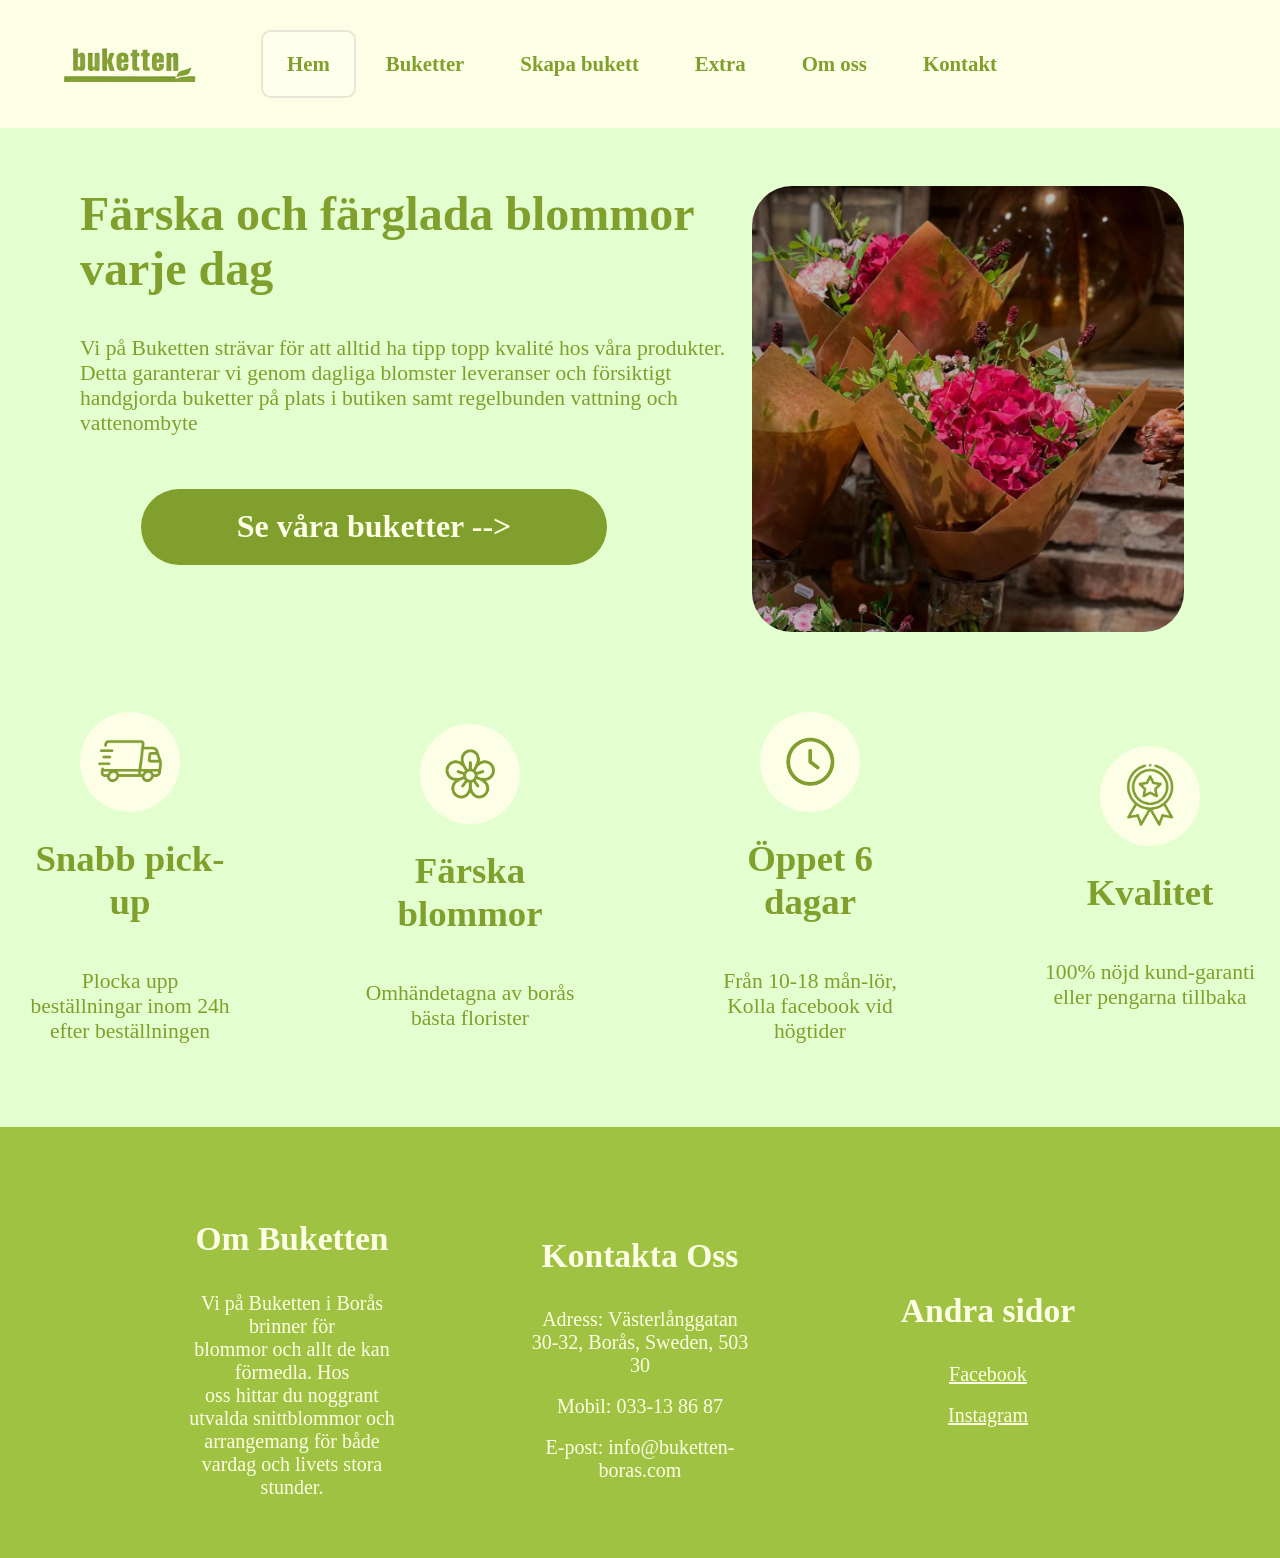
<file: index.html>
<!DOCTYPE html>
<html>
<head>
<link rel="stylesheet" href="mall.css">
<link rel="stylesheet" href="mall2.css" media="(max-width: 980px)">
</head>
<body>

<div class="topnav">
  <img src="logga.png" alt="logo" class="logo">

  <div class="nav-links">
  <a class="active" href="#hem">Hem</a>
  <a href="buketter.html">Buketter</a>
  <a href="Konstruktion.html">Skapa bukett</a>
  <a href="Konstruktion.html">Extra</a>
  <a href="Konstruktion.html">Om oss</a>
  <a href="Konstruktion.html">Kontakt</a>
  </div>
</div>

<br>

<div class="container">
<h2 class="vänstermargin"><img src="Huvudblommor.png" alt="blommor" class="rundadbild högermargin">Färska och färglada blommor varje dag</h2>
	<p class="vänstermargin">Vi på Buketten strävar för att alltid ha tipp topp kvalité hos våra produkter. Detta garanterar vi genom dagliga blomster leveranser och försiktigt handgjorda buketter på plats i butiken samt regelbunden vattning och vattenombyte </p>
	  <a href="buketter.html" class="buketterknapp vänstermargin">Se våra buketter --></a>
</div>

<br>
<br>
<br>


<div class="clear">
	<div class="sidatsida">
		<div class="ikonbox">
		  <span class="dot"><img src="Truckikon.png" alt="truck" class="detaljikoner"></span>
		  <h1>Snabb pick-up</h1>
		  <p>Plocka upp beställningar inom 24h efter beställningen</p>
		</div>
		<div class="ikonbox">
		  <span class="dot"><img src="Blommikon.png" alt="blomma" class="ikoner"></span>
		  <h1>Färska blommor</h1>
		  <p>Omhändetagna av borås bästa florister</p>
		</div>
		<div class="ikonbox">
		  <span class="dot"><img src="Klockikon.png" alt="tid" class="ikoner"> </span>
		  <h1>Öppet 6 dagar</h1>
		  <p>Från 10-18 mån-lör, Kolla facebook vid högtider</p>
		</div>
		<div class="ikonbox">
		  <span class="dot"><img src="Garantiikon.png" alt="garanti" class="detaljikoner"></span>
		  <h1>Kvalitet</h1>
		  <p>100% nöjd kund-garanti eller pengarna tillbaka</p>
		</div>
    </div>
</div>

<br>
<br>
<br>


<div class="footer">
<div class="sidatsida">
		<div class="ikonbox">
		  <h3>Om Buketten</h3>
		  <p2>Vi på Buketten i Borås brinner för </p2>
		  <p2>blommor och allt de kan förmedla. Hos</p2>
		  <p2>oss hittar du noggrant utvalda snittblommor och</p2>
		  <p2>arrangemang för både vardag och livets stora stunder.</p2>


		</div>
		<div class="ikonbox">
		  <h3>Kontakta Oss</h3>
		  <p2>Adress: Västerlånggatan 30-32, Borås, Sweden, 503 30</p2>
		  <br>
		  <p2>Mobil: 033-13 86 87</p2>
		  <br>
		  <p2>E-post: info@buketten-boras.com</p2>

		</div>
		<div class="ikonbox">
		  <h3>Andra sidor</h3>
		  <a href="https://www.facebook.com/bukettenboras/about_contact_and_basic_info?locale=sv_SE">Facebook</a>
		  <br>
		  <a href="https://www.instagram.com/bukettenboras/">Instagram</a>
		</div>
    </div></div>

</body></html>
</file>
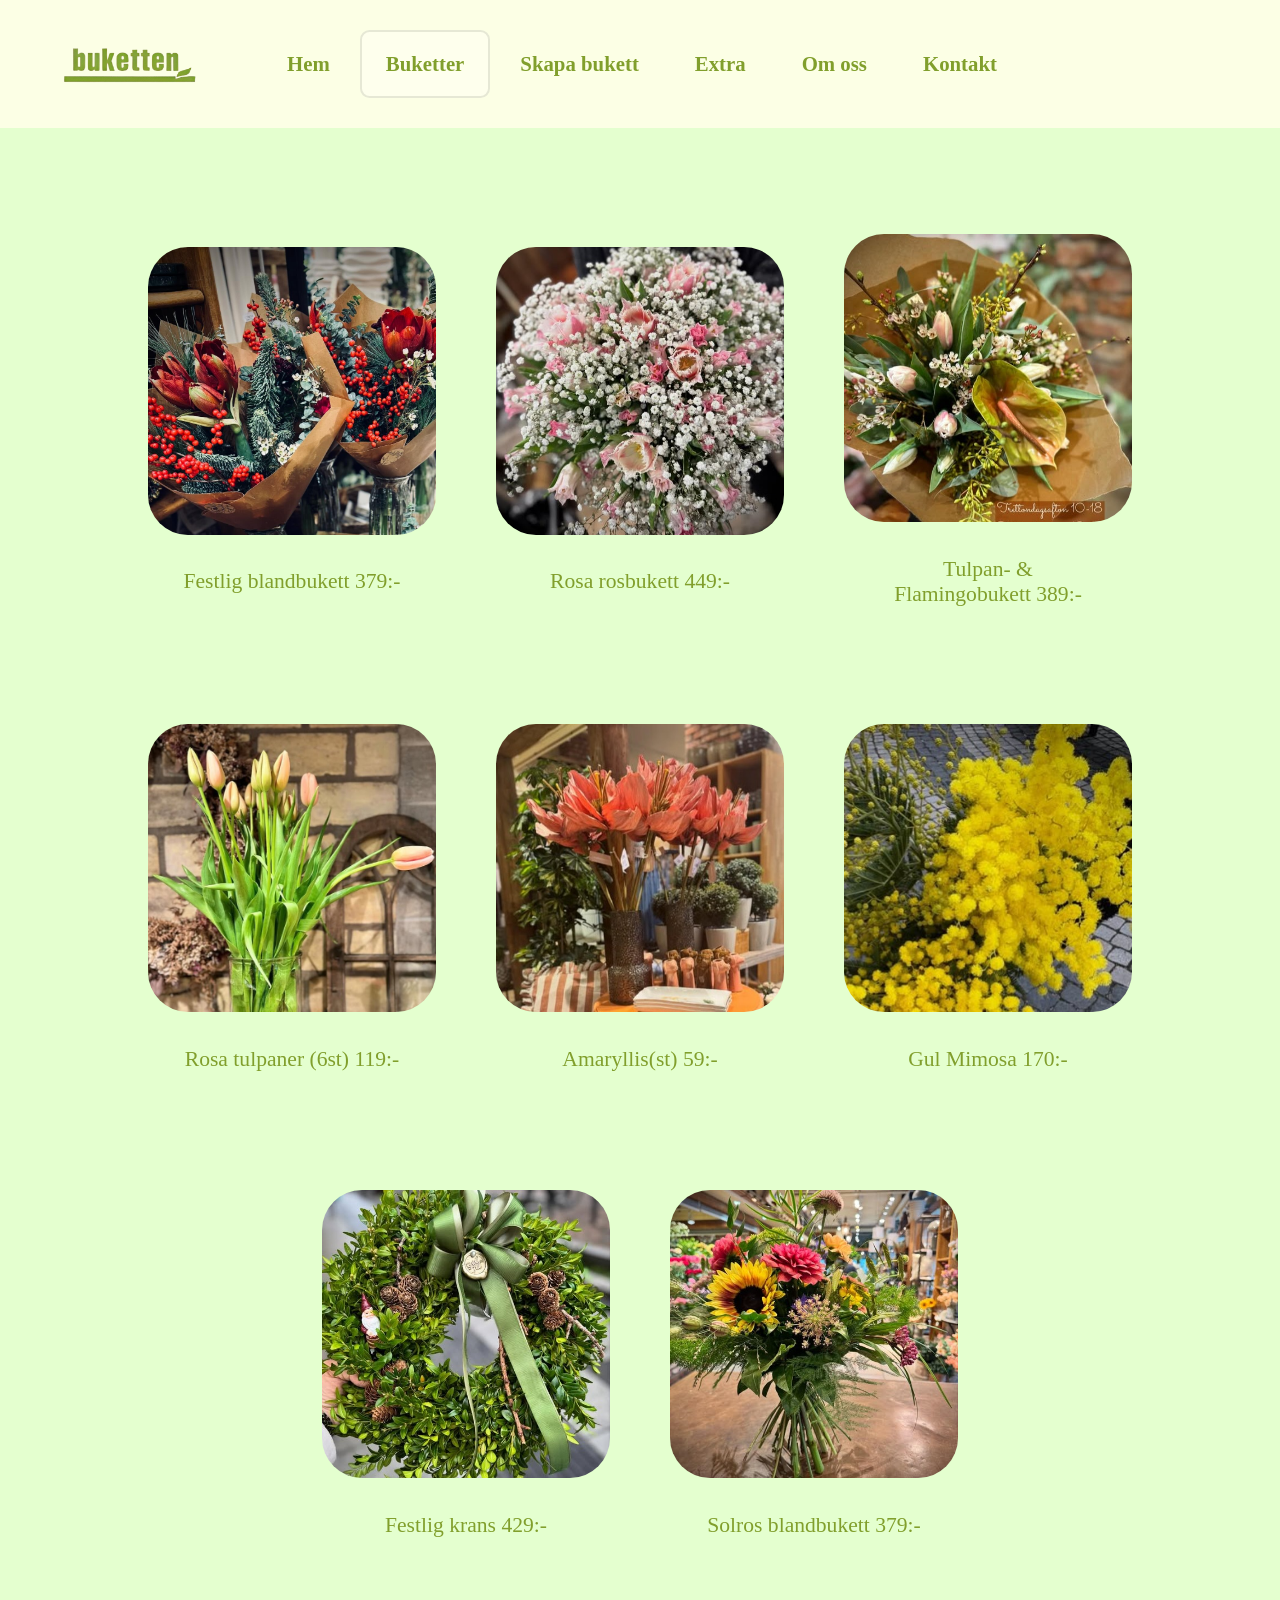
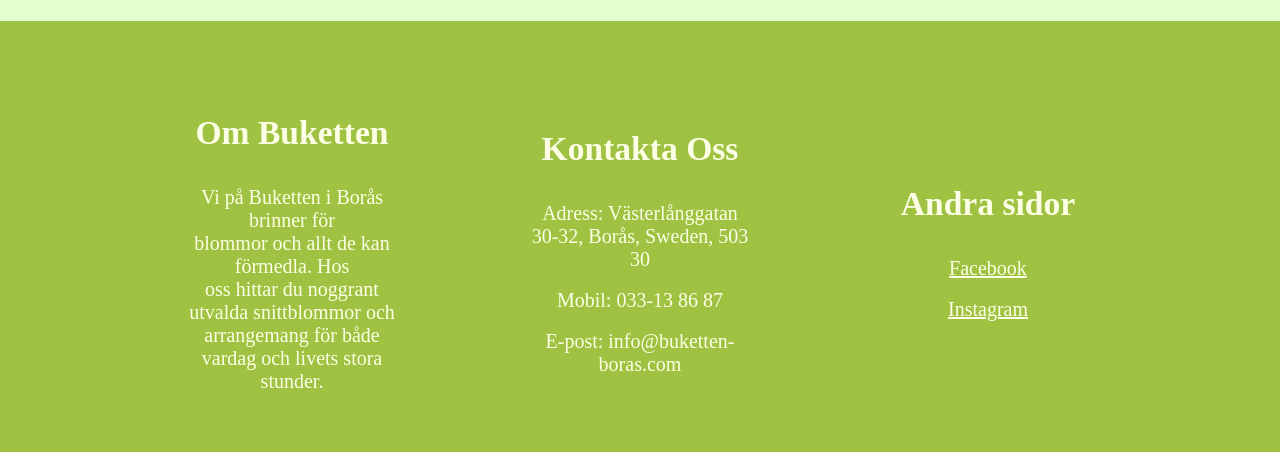
<file: buketter.html>
<html>
<head>
<link rel="stylesheet" href="mall.css">
<link rel="stylesheet" href="mall2.css" media="(max-width: 980px)">
</head>
<body>

<div class="topnav">
  <img src="logga.png" alt="logo" class="logo">

  <div class="nav-links">
  <a href="index.html">Hem</a>
  <a class="active" href="buketter.html">Buketter</a>
  <a href="Konstruktion.html">Skapa bukett</a>
  <a href="Konstruktion.html">Extra</a>
  <a href="Konstruktion.html">Om oss</a>
  <a href="Konstruktion.html">Kontakt</a>
  </div>
</div>

<br>

<div class="clear">
    <div class="sidatsidashop topmargin">
        <div class="ikonbox">
          <img src="Bukett1.jpg" alt="truck" class="rundadbild sammastorlek">
          <p>Festlig blandbukett 379:-</p>

        </div>
        <div class="ikonbox">
          <img src="Bukett2.jpg" alt="blomma" class="rundadbild sammastorlek">
          <p>Rosa rosbukett 449:-</p>
        </div>
        <div class="ikonbox">
          <img src="Bukett3.jpg" alt="tid" class="rundadbild sammastorlek">
          <p>Tulpan- & Flamingobukett 389:-</p>
        </div>

    </div>
</div>

<div class="clear">
    <div class="sidatsidashop topmargin">
        <div class="ikonbox">
          <img src="Bukett5.jpg" alt="truck" class="rundadbild sammastorlek">
          <p>Rosa tulpaner (6st) 119:-</p>
        </div>
        <div class="ikonbox">
          <img src="Bukett6.jpg" alt="blomma" class="rundadbild sammastorlek">
          <p>Amaryllis(st) 59:- </p>
        </div>
        <div class="ikonbox">
          <img src="Bukett7.jpg" alt="tid" class="rundadbild sammastorlek">
          <p>Gul Mimosa 170:-</p>
        </div>

    </div>
</div>

<div class="clear">
    <div class="sidatsidashop topmargin">
        <div class="ikonbox">
          <img src="Bukett8.jpg" alt="garanti" class="rundadbild sammastorlek">
          <p>Festlig krans 429:-</p>
        </div>
		<div class="ikonbox">
          <img src="Bukett4.jpg" alt="garanti" class="rundadbild sammastorlek">
          <p>Solros blandbukett 379:-</p>
        </div>
    </div>
</div>
<br>
<br>
<br>

<div class="footer">
<div class="sidatsida">
		<div class="ikonbox">
		  <h3>Om Buketten</h3>
		  <p2>Vi på Buketten i Borås brinner för </p2>
		  <p2>blommor och allt de kan förmedla. Hos</p2>
		  <p2>oss hittar du noggrant utvalda snittblommor och</p2>
		  <p2>arrangemang för både vardag och livets stora stunder.</p2>


		</div>
		<div class="ikonbox">
		  <h3>Kontakta Oss</h3>
		  <p2>Adress: Västerlånggatan 30-32, Borås, Sweden, 503 30</p2>
		  <br>
		  <p2>Mobil: 033-13 86 87</p2>
		  <br>
		  <p2>E-post: info@buketten-boras.com</p2>

		</div>
		<div class="ikonbox">
		  <h3>Andra sidor</h3>
		  <a href="https://www.facebook.com/bukettenboras/about_contact_and_basic_info?locale=sv_SE">Facebook</a>
		  <br>
		  <a href="https://www.instagram.com/bukettenboras/">Instagram</a>
		</div>
    </div></div>


</body></html>
</file>
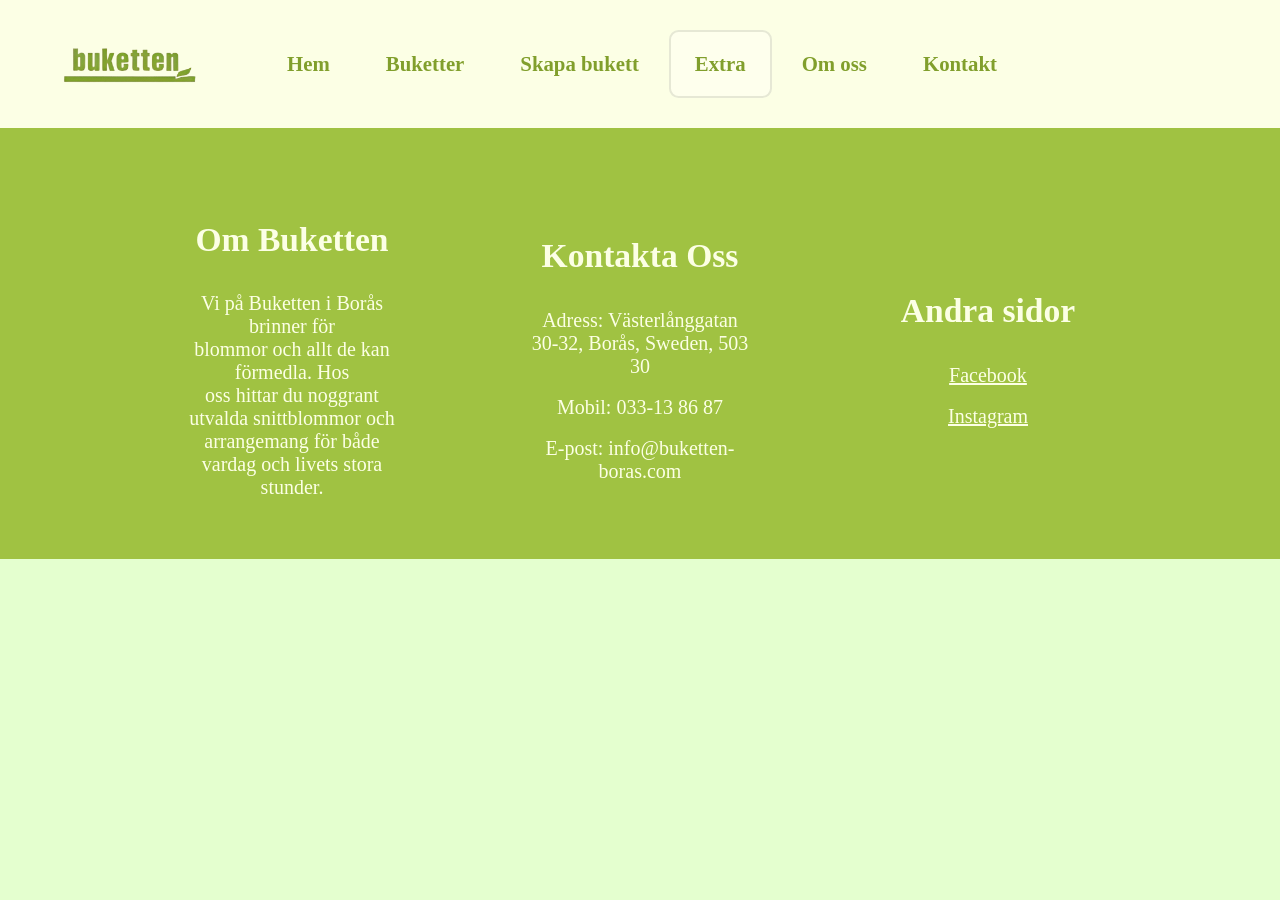
<file: extra.html>
<html>
<body>
<head>
<link rel="stylesheet" href="mall.css">

<div class="topnav">
  <img src="logga.png" alt="logo" class="logo">

  <div class="nav-links">
  <a href="index.html">Hem</a>
  <a href="buketter.html">Buketter</a>
  <a href="Konstruktion.html">Skapa bukett</a>
  <a class="active" href="Konstruktion.html">Extra</a>
  <a href="Konstruktion.html">Om oss</a>
  <a href="Konstruktion.html">Kontakt</a>
  </div>
</div>


<div class="footer">
<div class="sidatsida">
		<div class="ikonbox">
		  <h3>Om Buketten</h3>
		  <p2>Vi på Buketten i Borås brinner för </p2>
		  <p2>blommor och allt de kan förmedla. Hos</p2>
		  <p2>oss hittar du noggrant utvalda snittblommor och</p2>
		  <p2>arrangemang för både vardag och livets stora stunder.</p2>


		</div>
		<div class="ikonbox">
		  <h3>Kontakta Oss</h3>
		  <p2>Adress: Västerlånggatan 30-32, Borås, Sweden, 503 30</p2>
		  <br>
		  <p2>Mobil: 033-13 86 87</p2>
		  <br>
		  <p2>E-post: info@buketten-boras.com</p2>

		</div>
		<div class="ikonbox">
		  <h3>Andra sidor</h3>
		  <a href="https://www.facebook.com/bukettenboras/about_contact_and_basic_info?locale=sv_SE">Facebook</a>
		  <br>
		  <a href="https://www.instagram.com/bukettenboras/">Instagram</a>
		</div>
    </div></div>

</body></head></html>
</file>
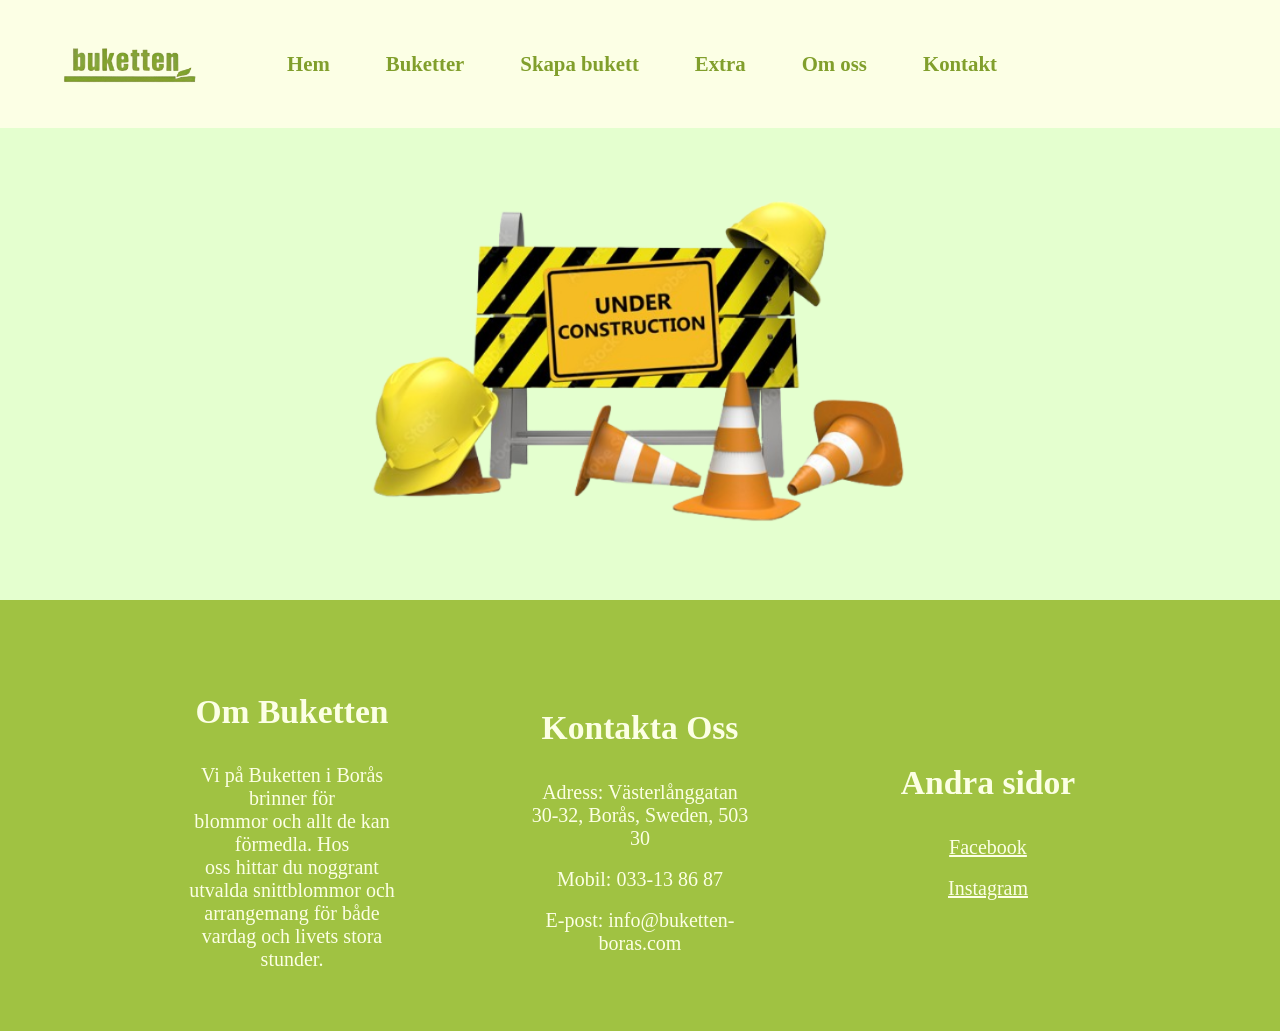
<file: Konstruktion.html>
<html>
<head>
<link rel="stylesheet" href="mall.css">
<link rel="stylesheet" href="mall2.css" media="(max-width: 980px)">
</head>
<body>

<div class="topnav">
  <img src="logga.png" alt="logo" class="logo">

  <div class="nav-links">
  <a href="index.html">Hem</a>
  <a href="buketter.html">Buketter</a>
  <a href="Konstruktion.html">Skapa bukett</a>
  <a href="Konstruktion.html">Extra</a>
  <a href="Konstruktion.html">Om oss</a>
  <a href="Konstruktion.html">Kontakt</a>
  </div>
</div>

<br>
<br>





  <img src="konstruktion.png" alt="Konstruktion" class="konstruktion">



<br>
<br>


<div class="footer">
<div class="sidatsida">
		<div class="ikonbox">
		  <h3>Om Buketten</h3>
		  <p2>Vi på Buketten i Borås brinner för </p2>
		  <p2>blommor och allt de kan förmedla. Hos</p2>
		  <p2>oss hittar du noggrant utvalda snittblommor och</p2>
		  <p2>arrangemang för både vardag och livets stora stunder.</p2>


		</div>
		<div class="ikonbox">
		  <h3>Kontakta Oss</h3>
		  <p2>Adress: Västerlånggatan 30-32, Borås, Sweden, 503 30</p2>
		  <br>
		  <p2>Mobil: 033-13 86 87</p2>
		  <br>
		  <p2>E-post: info@buketten-boras.com</p2>

		</div>
		<div class="ikonbox">
		  <h3>Andra sidor</h3>
		  <a href="https://www.facebook.com/bukettenboras/about_contact_and_basic_info?locale=sv_SE">Facebook</a>
		  <br>
		  <a href="https://www.instagram.com/bukettenboras/">Instagram</a>
		</div>
    </div></div>


</body></html>
</file>
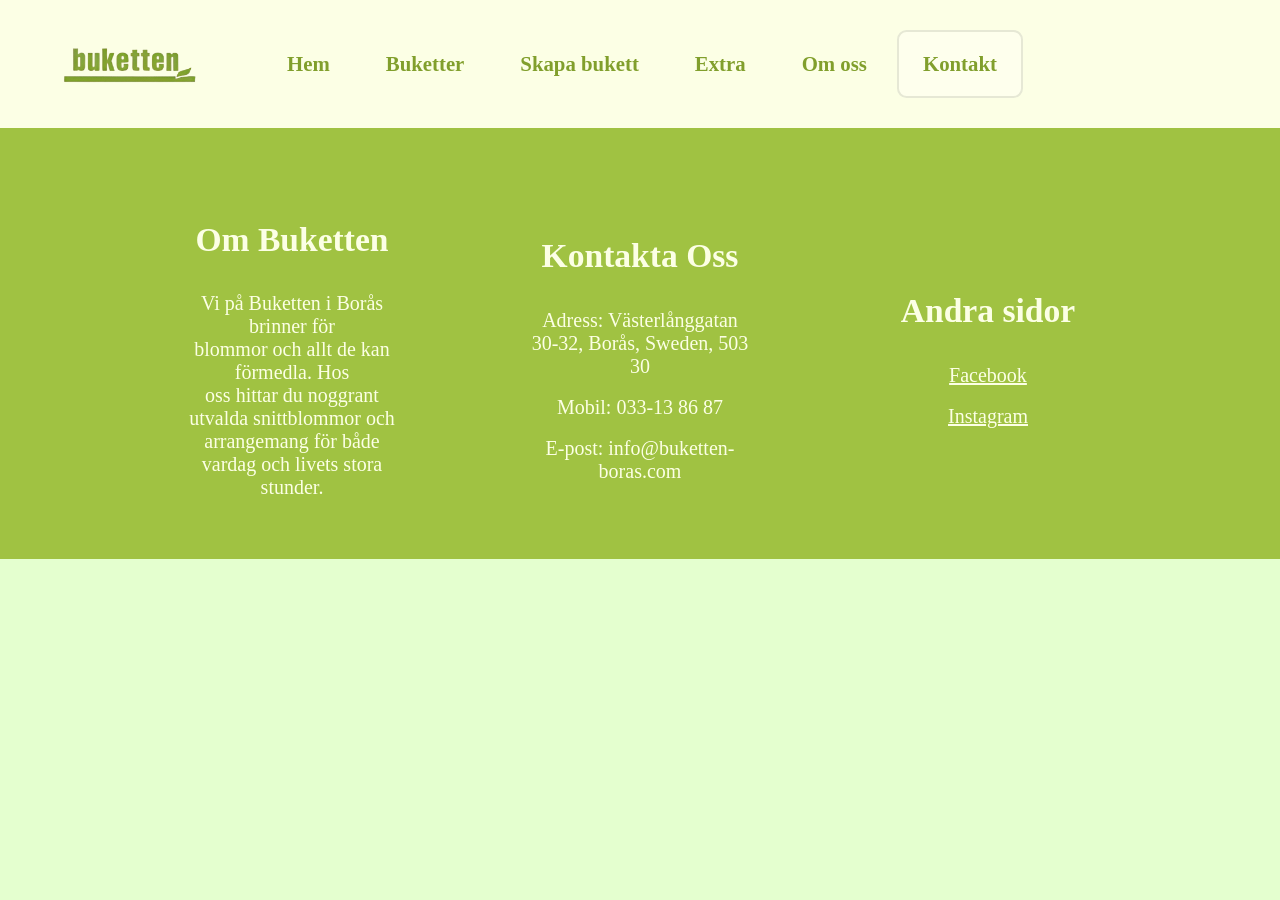
<file: kontakt.html>
<html>
<body>
<head>
<link rel="stylesheet" href="mall.css">

<div class="topnav">
  <img src="logga.png" alt="logo" class="logo">

  <div class="nav-links">
  <a href="index.html">Hem</a>
  <a href="buketter.html">Buketter</a>
  <a href="Konstruktion.html">Skapa bukett</a>
  <a href="Konstruktion.html">Extra</a>
  <a href="Konstruktion.html">Om oss</a>
  <a class="active" href="Konstruktion.html">Kontakt</a>
  </div>
</div>


<div class="footer">
<div class="sidatsida">
		<div class="ikonbox">
		  <h3>Om Buketten</h3>
		  <p2>Vi på Buketten i Borås brinner för </p2>
		  <p2>blommor och allt de kan förmedla. Hos</p2>
		  <p2>oss hittar du noggrant utvalda snittblommor och</p2>
		  <p2>arrangemang för både vardag och livets stora stunder.</p2>


		</div>
		<div class="ikonbox">
		  <h3>Kontakta Oss</h3>
		  <p2>Adress: Västerlånggatan 30-32, Borås, Sweden, 503 30</p2>
		  <br>
		  <p2>Mobil: 033-13 86 87</p2>
		  <br>
		  <p2>E-post: info@buketten-boras.com</p2>

		</div>
		<div class="ikonbox">
		  <h3>Andra sidor</h3>
		  <a href="https://www.facebook.com/bukettenboras/about_contact_and_basic_info?locale=sv_SE">Facebook</a>
		  <br>
		  <a href="https://www.instagram.com/bukettenboras/">Instagram</a>
		</div>
    </div></div>

</body></head></html>
</file>
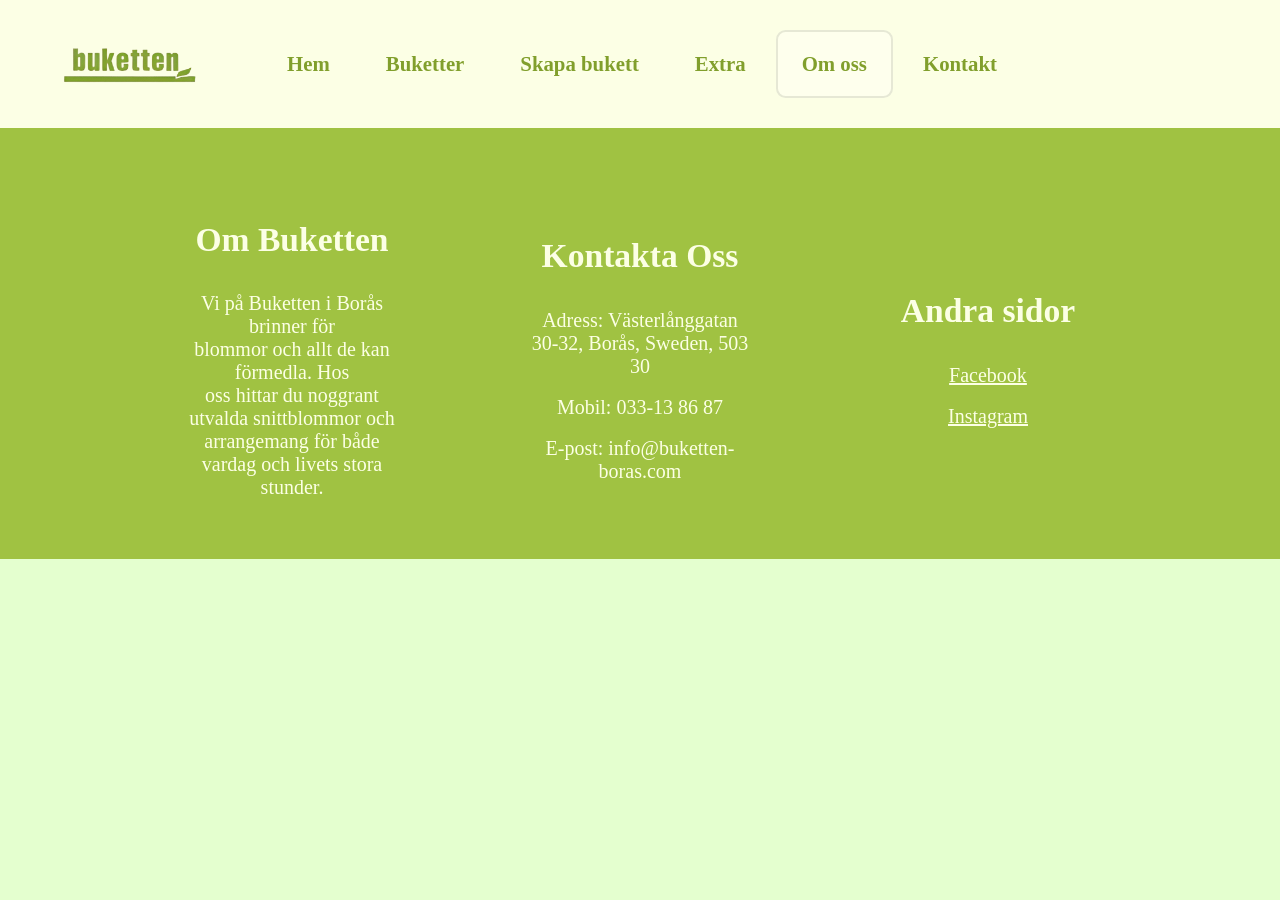
<file: omoss.html>
<html>
<body>
<head>
<link rel="stylesheet" href="mall.css">

<div class="topnav">
  <img src="logga.png" alt="logo" class="logo">

  <div class="nav-links">
  <a href="index.html">Hem</a>
  <a href="buketter.html">Buketter</a>
  <a href="Konstruktion.html">Skapa bukett</a>
  <a href="Konstruktion.html">Extra</a>
  <a class="active" href="Konstruktion.html">Om oss</a>
  <a href="Konstruktion.html">Kontakt</a>
  </div>
</div>


<div class="footer">
<div class="sidatsida">
		<div class="ikonbox">
		  <h3>Om Buketten</h3>
		  <p2>Vi på Buketten i Borås brinner för </p2>
		  <p2>blommor och allt de kan förmedla. Hos</p2>
		  <p2>oss hittar du noggrant utvalda snittblommor och</p2>
		  <p2>arrangemang för både vardag och livets stora stunder.</p2>


		</div>
		<div class="ikonbox">
		  <h3>Kontakta Oss</h3>
		  <p2>Adress: Västerlånggatan 30-32, Borås, Sweden, 503 30</p2>
		  <br>
		  <p2>Mobil: 033-13 86 87</p2>
		  <br>
		  <p2>E-post: info@buketten-boras.com</p2>

		</div>
		<div class="ikonbox">
		  <h3>Andra sidor</h3>
		  <a href="https://www.facebook.com/bukettenboras/about_contact_and_basic_info?locale=sv_SE">Facebook</a>
		  <br>
		  <a href="https://www.instagram.com/bukettenboras/">Instagram</a>
		</div>
    </div></div>

</body></head></html>
</file>
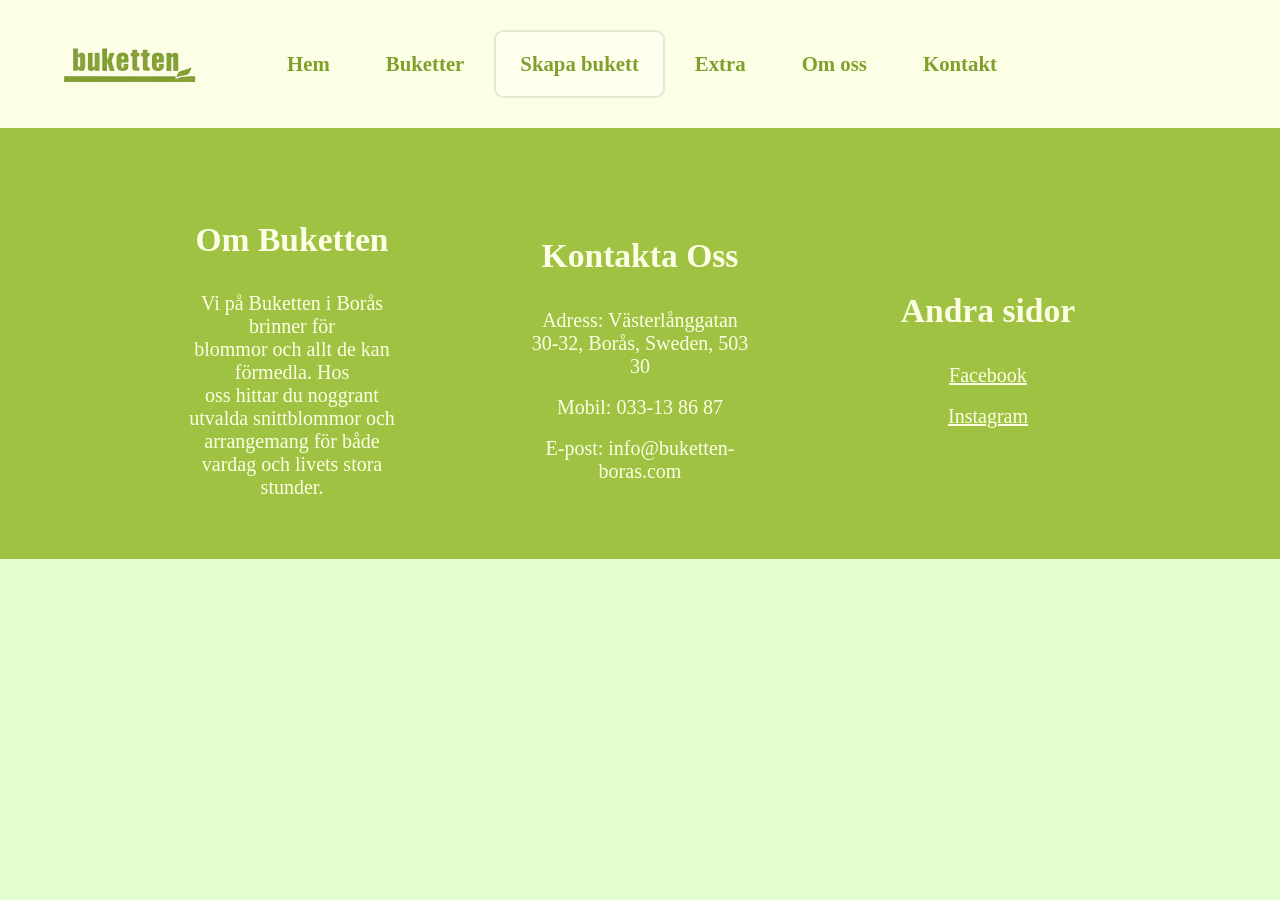
<file: skapabukett.html>
<html>
<body>
<head>
<link rel="stylesheet" href="mall.css">

<div class="topnav">
  <img src="logga.png" alt="logo" class="logo">

  <div class="nav-links">
  <a href="index.html">Hem</a>
  <a href="buketter.html">Buketter</a>
  <a class="active" href="Konstruktion.html">Skapa bukett</a>
  <a href="Konstruktion.html">Extra</a>
  <a href="Konstruktion.html">Om oss</a>
  <a href="Konstruktion.html">Kontakt</a>
  </div>
</div>


<div class="footer">
<div class="sidatsida">
		<div class="ikonbox">
		  <h3>Om Buketten</h3>
		  <p2>Vi på Buketten i Borås brinner för </p2>
		  <p2>blommor och allt de kan förmedla. Hos</p2>
		  <p2>oss hittar du noggrant utvalda snittblommor och</p2>
		  <p2>arrangemang för både vardag och livets stora stunder.</p2>


		</div>
		<div class="ikonbox">
		  <h3>Kontakta Oss</h3>
		  <p2>Adress: Västerlånggatan 30-32, Borås, Sweden, 503 30</p2>
		  <br>
		  <p2>Mobil: 033-13 86 87</p2>
		  <br>
		  <p2>E-post: info@buketten-boras.com</p2>

		</div>
		<div class="ikonbox">
		  <h3>Andra sidor</h3>
		  <a href="https://www.facebook.com/bukettenboras/about_contact_and_basic_info?locale=sv_SE">Facebook</a>
		  <br>
		  <a href="https://www.instagram.com/bukettenboras/">Instagram</a>
		</div>
    </div></div>

</body></head></html>
</file>
<file: mall.css>
body {
  background-color: #E4FFCF;
  margin: 0;
  padding: 0;
}

.clear {
  clear: both;
}

.ikoner {
  width: auto;
  height: 50%;
}

.detaljikoner {
  width: auto;
  height: 65%;
}

.dot {
  height: 6.25rem;      
  width: 6.25rem;        
  background-color: #FCFFE5;
  border-radius: 50%;
  display: flex;
  justify-content: center;
  align-items: center;
  text-align: center;
}

.rundadbild {
  border-radius: 2.5rem; 
  float: right;
  margin-bottom: 6%;
  width: 36%;
}

a:link {
  color: #FCFFE5;
  font-family: Candara;
  font-size: 1.25rem;   
}

a:visited {
  color: #FCFFE5;
}

a:hover {
  color: #FCFFE5;
}

a:active {
  color: #FCFFE5;
}

.topnav {
  background-color: #FCFFE5;
  overflow: hidden;
  padding: 1rem 2rem;   
  text-align: center;
  display: flex;
  align-items: center;
  gap: 2rem;            
}

.logo {
  height: 6rem;         
  margin-right: 0rem;   
  width: auto;
  bottom: 0;
  left: 0;
}

.logob {
  height: 6.75rem;         
  margin-right: 0rem;   
  width: auto;
  bottom: 0;
  left: 0;
}

.konstruktion {
  display: block;
  height: 25rem;         
  margin-right: auto;
  margin-left: auto;
  width: auto;
}

.topnav a {
  display: inline-block;
  color: #819f2c;
  font-family: Candara;
  font-weight: bold;
  text-align: center;
  padding: 1.25rem 1.5rem;   
  text-decoration: none;
  font-size: 1.3rem;        
  border: 0.125rem solid transparent;
  border-radius: 0.6rem;
  transition: background-color 0.3s ease; 
}

.topnav a:hover {
  background-color: #FEFFED;
  border: 0.125rem solid #E6E8D5;
  border-radius: 0.6rem;
}

.topnav a.active {
  background-color: #FEFFED;
  color: #819f2c;
  border: 0.125rem solid #E6E8D5;
  border-radius: 0.6rem;
}

.högermargin {
  margin-right: 6rem;    
}

.vänstermargin {
  margin-left: 5rem;    
}

.topmargin {
  margin-top: 5rem;    
}

.container {
  align-items: center;
  gap: 1.25rem;        
}

.sammastorlek {
  width: 18rem;
  height: 18rem;
}

.buketterknapp {
  display: inline-block;
  background-color: #819f2c;     
  color: white;
  padding: 1.2rem 6rem;
  font-family: Candara, sans-serif;
  font-size: 2rem !important;
  font-weight: bold;
  text-decoration: none;
  border-radius: 6rem;           
  margin-top: 2rem;
  margin-left: 8.8rem;
}

.buketterknapp:hover {
  background-color: #6b8530;     
}

.sidatsida {
  display: flex;
  flex-wrap: wrap;           
  justify-content: center;   
  gap: 7rem;              
  text-align: center;
  align-items: center;
  max-width: 100%;           
  padding: 0 1rem;           
  box-sizing: border-box;
}

.sidatsidashop {
  display: flex;
  flex-wrap: wrap;           
  justify-content: center;   
  gap: 7rem;              
  text-align: center;
  align-items: center;
  max-width: 100%;           
  padding: 0 1rem;           
  box-sizing: border-box;
}

.ikonbox {
  display: flex;
  flex-direction: column;
  align-items: center;
  text-align: center;
  margin: 0.5rem;            
  flex: 1 1 180px;          
  max-width: 220px;         
  box-sizing: border-box;
}

.footer {
  background-color: #A0C242;
  padding: 4% 0;
  text-align: center;
  color: white;
}

.footer p {
  margin: 0;
}

p {
  color: #819f2c;
  font-family: Candara;
  font-size: 1.35rem;   
}

p2 {
  color: #FCFFE5;
  font-family: Candara;
  font-size: 1.25rem;
}

h1 {
  color: #819f2c;
  font-family: Candara;
  font-size: 2.3rem;   
}

h2 {
  color: #819f2c;
  font-family: Candara;
  font-size: 3rem;   
  font-weight: bold;
}

h3 {
  color: #FCFFE5;
  font-family: Candara;
  font-size: 2.1rem;   
}
</file>
<file: mall2.css>
body {
  background-color: #E4FFCF;
  margin: 0;
  padding: 0;
}

.clear {
  clear: both;
}

.ikoner {
  width: auto;
  height: 50%;
}

.detaljikoner {
  width: auto;
  height: 65%;
}

.dot {
  height: 6.25rem;      
  width: 6.25rem;        
  background-color: #FCFFE5;
  border-radius: 50%;
  display: flex;
  justify-content: center;
  align-items: center;
  text-align: center;
}

.rundadbild {
  border-radius: 2.5rem; 
  float: right;
  margin-bottom: 6%;
  width: 39%;
}

a:link {
  color: #FCFFE5;
  font-family: Candara;
  font-size: 1.25rem;   
}

a:visited {
  color: #FCFFE5;
}

a:hover {
  color: #FCFFE5;
}

a:active {
  color: #FCFFE5;
}

.topnav {
  background-color: #FCFFE5;
  overflow: hidden;
  padding: 1rem 2rem;   
  text-align: center;
  display: flex;
  align-items: center;
  gap: 2rem;            
}

.logo {
  height: 10rem;         
  margin-right: 0rem;   
  width: auto;
  bottom: 0;
  left: 0;
}

.logob {
  height: 6.75rem;         
  margin-right: 0rem;   
  width: auto;
  bottom: 0;
  left: 0;
}

.topnav a {
  display: inline-block;
  color: #819f2c;
  font-family: Candara;
  font-weight: bold;
  text-align: center;
  padding: 1.25rem 1.5rem;   
  text-decoration: none;
  font-size: 2.1rem;        
  border: 0.125rem solid transparent;
  border-radius: 0.6rem;
  transition: background-color 0.3s ease; 
}

.topnav a:hover {
  background-color: #FEFFED;
  border: 0.125rem solid #E6E8D5;
  border-radius: 0.6rem;
}

.topnav a.active {
  background-color: #FEFFED;
  color: #819f2c;
  border: 0.125rem solid #E6E8D5;
  border-radius: 0.6rem;
}

.högermargin {
  margin-right: 6rem;    
}

.vänstermargin {
  margin-left: 5rem;    
}

.topmargin {
  margin-top: 5rem;    
}

.container {
  align-items: center;
  gap: 1.25rem;        
}

.sammastorlek {
  width: 18rem;
  height: 18rem;
}

.buketterknapp {
  display: inline-block;
  background-color: #819f2c;     
  color: white;
  padding: 1.2rem 6rem;
  font-family: Candara, sans-serif;
  font-size: 4rem !important;
  font-weight: bold;
  text-decoration: none;
  border-radius: 6rem;           
  margin-top: 2rem;
  margin-left: 8.8rem;
}

.buketterknapp:hover {
  background-color: #6b8530;     
}

.sidatsida {
  display: flex;
  flex-wrap: wrap;           
  justify-content: center;   
  gap: 9rem;              
  text-align: center;
  align-items: center;
  max-width: 100%;           
  padding: 0 1rem;           
  box-sizing: border-box;
}

.sidatsidashop {
  display: flex;
  flex-wrap: wrap;           
  justify-content: center;   
  gap: 6rem;              
  text-align: center;
  align-items: center;
  max-width: 100%;           
  padding: 0 1rem;           
  box-sizing: border-box;
}

.ikonbox {
  display: flex;
  flex-direction: column;
  align-items: center;
  text-align: center;
  margin: 0.5rem;            
  flex: 1 1 180px;          
  max-width: 220px;         
  box-sizing: border-box;
}

.footer {
  background-color: #A0C242;
  padding: 4% 0;
  text-align: center;
  color: white;
}

.footer p {
  margin: 0;
}

p {
  color: #819f2c;
  font-family: Candara;
  font-size: 2.5rem;   
  margin: 2rem;
}

p2 {
  color: #FCFFE5;
  font-family: Candara;
  font-size: 1.8rem;
}

h1 {
  color: #819f2c;
  font-family: Candara;
  font-size: 2.3rem;   
}

h2 {
  color: #819f2c;
  font-family: Candara;
  font-size: 3rem;   
  font-weight: bold;
}

h3 {
  color: #FCFFE5;
  font-family: Candara;
  font-size: 2.1rem;   
}
</file>
